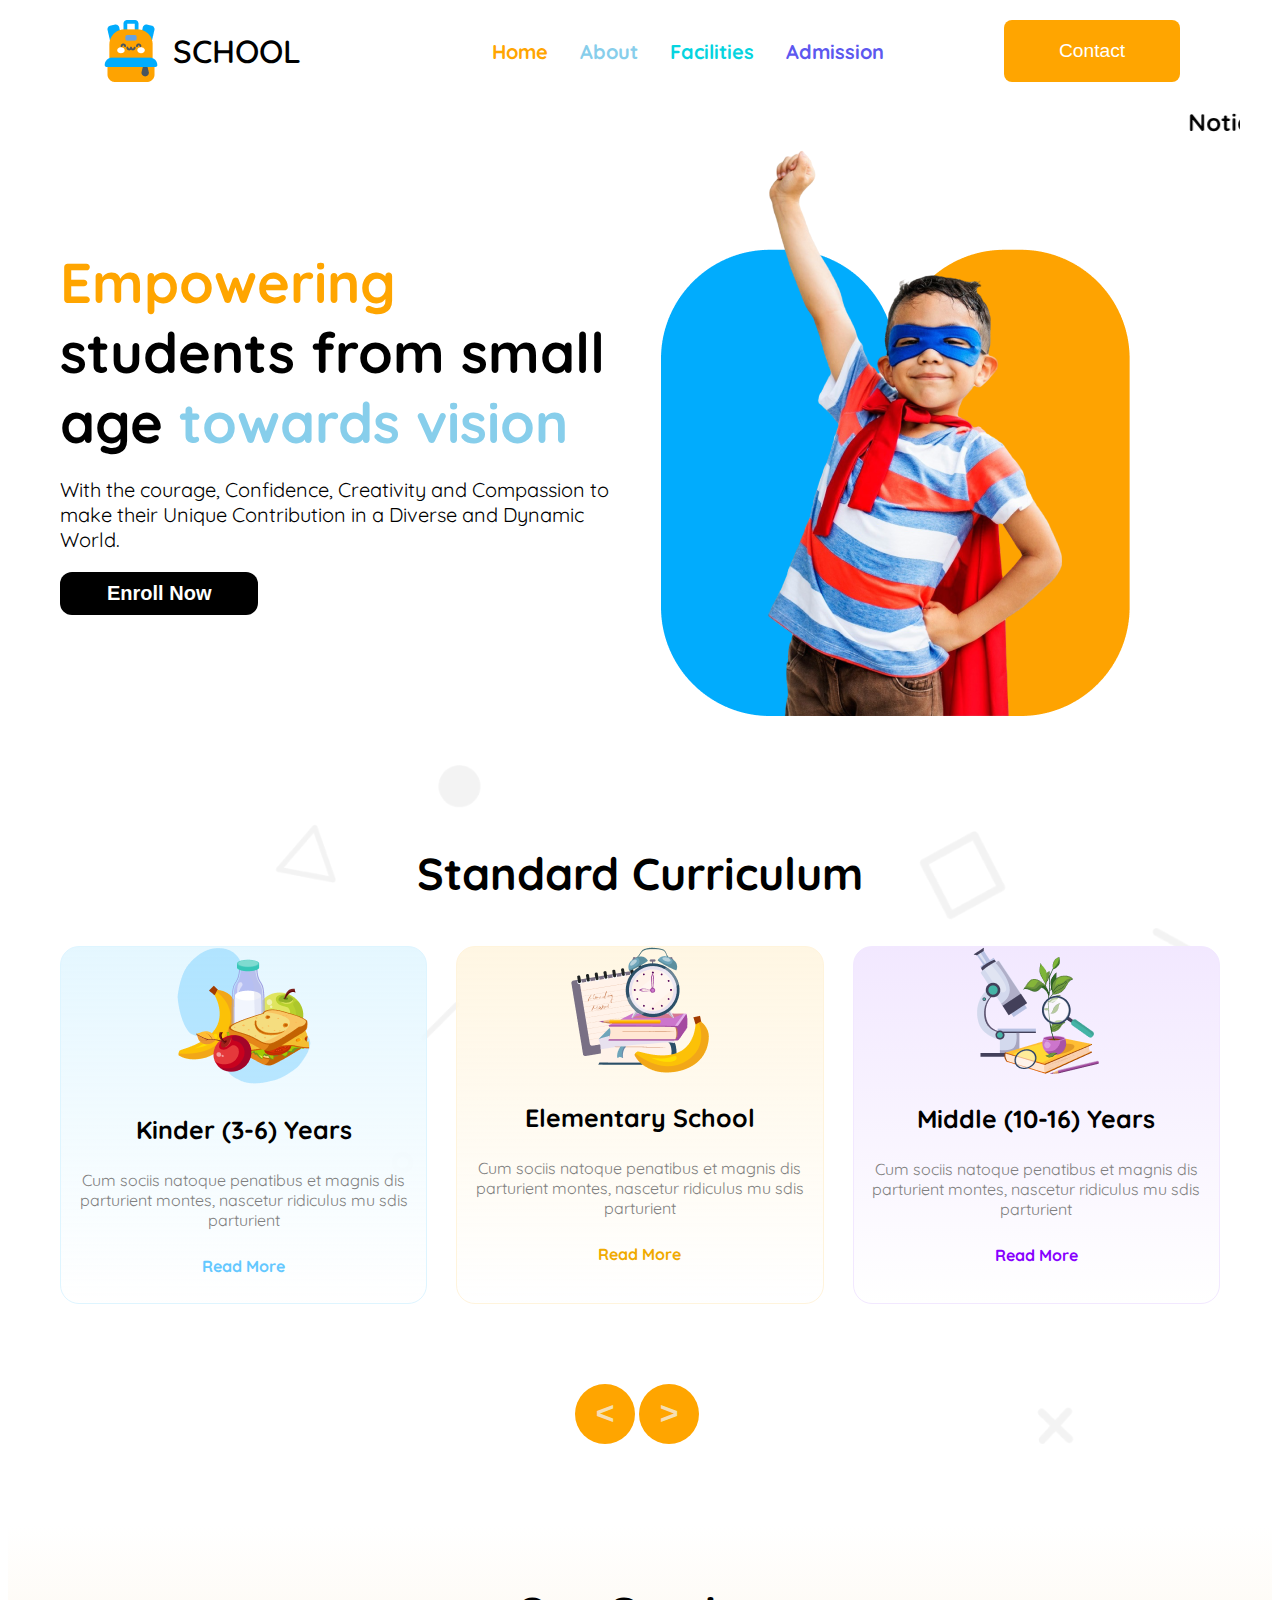
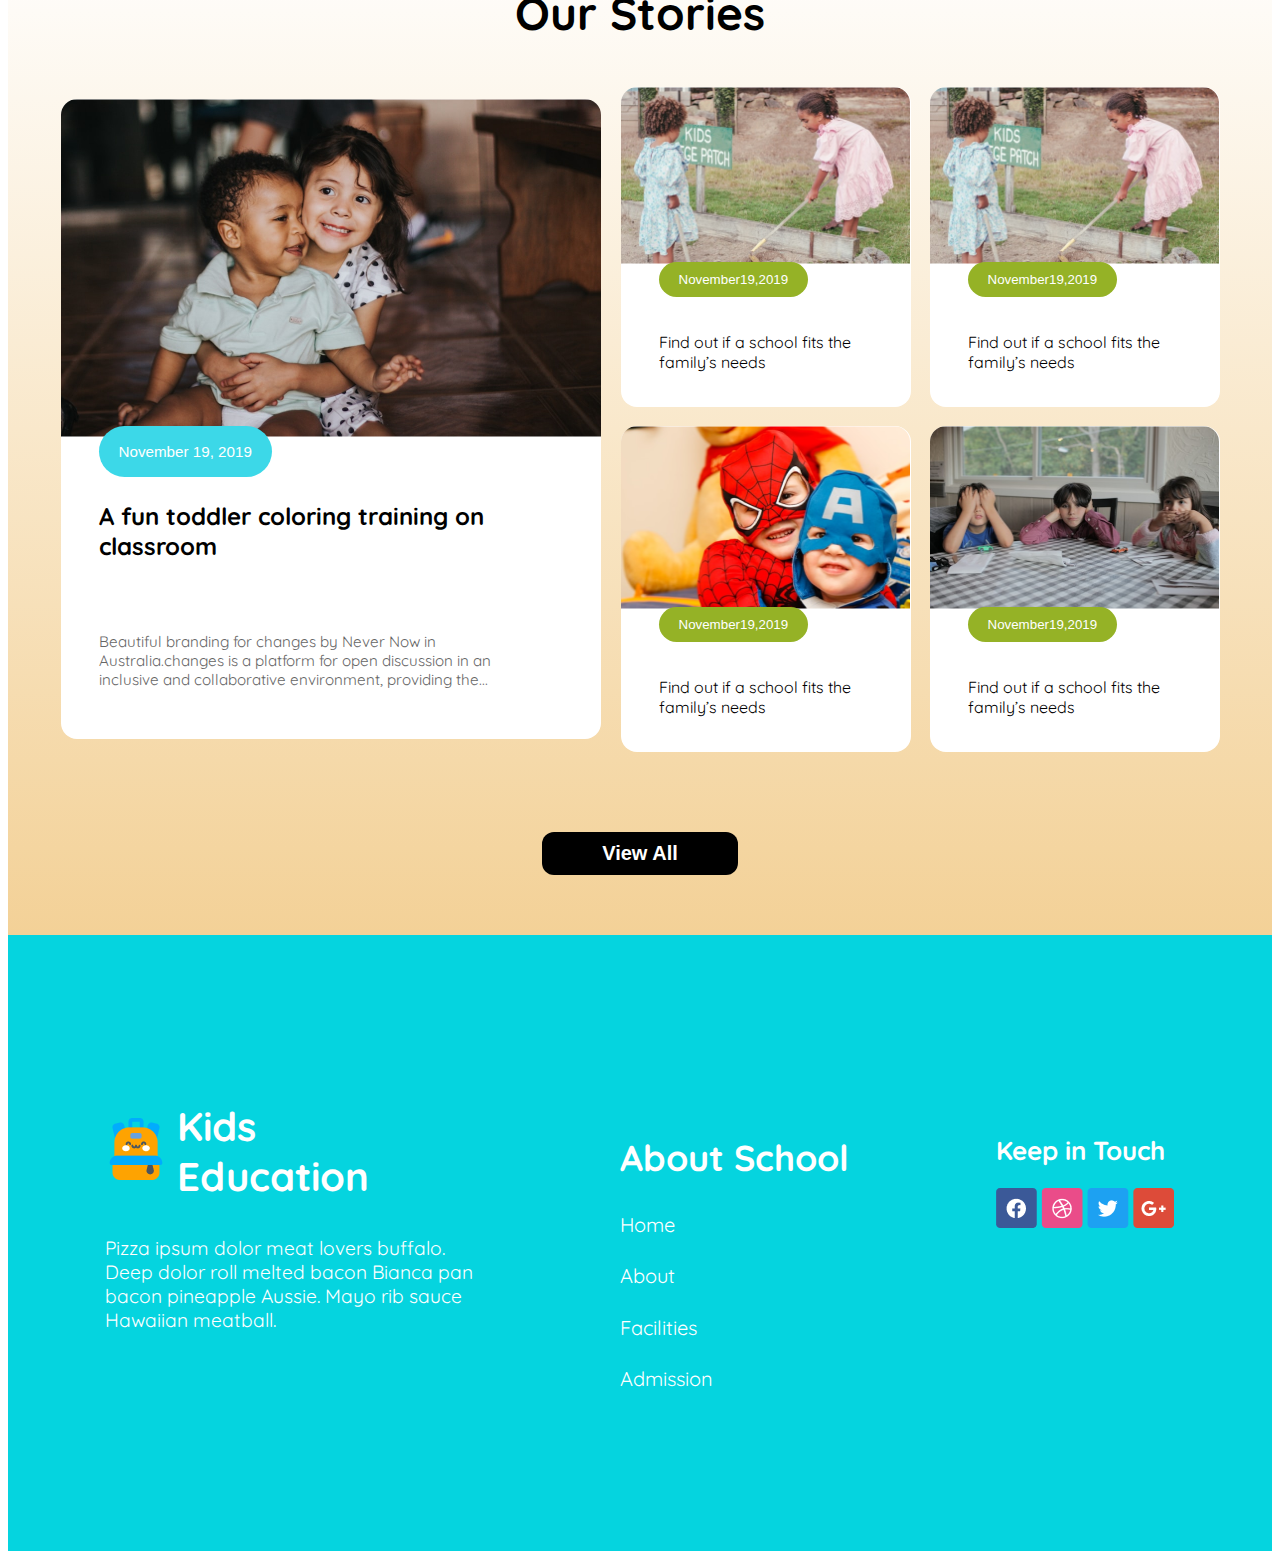
<file: index.html>
<!DOCTYPE html>
<html lang="en">
<head>
    <meta charset="UTF-8">
    <meta name="viewport" content="width=device-width, initial-scale=1.0">
    <title>Kids School</title>
    <link rel="stylesheet" href="Styles/index-styling.css">
</head>

<body class="quicksand-normal-font">

    <!-- Header Class Start Here -->

    <header class="max-width">
        
        <!-- Navigation Start Here -->

        <nav class="navbar display-flex">
            <div class="nav-logo display-flex">
                <img src="assets/logo.png" alt="">
                <div class="logo-title" >
                   
                    <span>SCHOOL</span>
                </div>

                <div class="hermburg-icon">
                    <img src="assets/bars-solid.svg" alt="">
                </div>

            </div> 
            <div class="nav-menu-btn display-flex">
                
            <div class="nav-menu ">
                <ul class="nav-links display-flex ">
                    <li><a href="" class="menu-link1 primary-txt-clr">Home</a></li>
                    <li><a href="" class="menu-link2">About</a></li>
                    <li><a href="" class="menu-link3">Facilities</a></li>
                    <li><a href="" class="menu-link4">Admission</a></li>
                </ul>

            </div>
          
            </div>
            <button class="nav-btn">Contact</button>
        </nav>

        <marquee class="marque">
            <span class="mnotice">Notice:</span> <span class="mr-massage">Admissions for the new session are open! Click to Apply now.</span>
        </marquee>


        <!-- Navigation End Here -->


        <!-- Banner Start Here -->
         <banner class="banner display-flex">
            <div class="banner-text">
                <span class="banner-title"><span class="em primary-txt-clr">Empowering</span><br>
                    students from small <br>age <span class="tv">towards vision</span></span>
                    <p class="banner-description">With the courage, Confidence, Creativity and Compassion to make their Unique Contribution in a Diverse and Dynamic World.</p>
                <button class="primary-btn">Enroll Now</button>
            </div>
            <div class="banner-img">
                <img src="assets/hero-kids.png" alt="">
            </div>

         </banner>

        </header>
        <!-- Banner End Here -->

        <!-- Main Section Start Here -->
        <main class="main">
            <section class="main-card-section">
                <h3 class="main-title">
                    Standard Curriculum
                </h3>
    
                <!-- Main Card Section Main Card Section Main Card Section Main Card Section -->
                <div class="main-card display-flex">
                    <div class="card-1">
                        <div class="card-icon">
                            <img src="assets/kinder.png" alt="">
                        </div>
                        <h3 class="card-title">Kinder (3-6) Years</h3>
                        <p class="card-description">Cum sociis natoque penatibus et magnis
                            dis parturient montes, nascetur ridiculus
                            mu sdis parturient</p>
                        <h5 class="card-more1">Read More</h5>
                    </div>
                    <div class="card-2">
    
                        <div class="card-icon">
                            <img src="assets/elementary.png" alt="">
                        </div>
    
                        <h3 class="card-title">Elementary School</h3>
                        <p class="card-description">Cum sociis natoque penatibus et magnis
                            dis parturient montes, nascetur ridiculus
                            mu sdis parturient</p>
                        <h5 class="card-more2">Read More</h5>
                    </div>
                    <div class="card-3">
                        <div class="card-icon">
                            <img src="assets/middle.png" alt="">
                        </div>
                        <h3 class="card-title">Middle (10-16) Years</h3>
                        <p class="card-description">Cum sociis natoque penatibus et magnis
                            dis parturient montes, nascetur ridiculus
                            mu sdis parturient</p>
                        <h5 class="card-more3">Read More</h5>
                    </div>
    
                </div>
    
                <div class="main-angle-btn">
                    <button class="less-then">&lt</button>
                    <button class="gtr-then">&gt</button>
                </div>
            </section> 
        </main>

        <!-- our Stories Start here our Stories Start here our Stories Start here our Stories Start here -->
        <section class="main-story-section">
            <h3 class="story-title">Our Stories</h3>

            <!-- Total Story Using Flex -->
             <div class="our-story display-flex">
                <!-- Our Story Left Side -->
                <div class="our-story-left">
                <div class="img-story">
                    <img src="assets/story-1.png" alt="">
                    
                </div>
                <button class="left-side-btn">November 19, 2019</button>
                    <h3 class="left-side-story-title">A fun toddler coloring training on
                        classroom</h3>

                        <p class="left-side-story-description">
                            Beautiful branding for changes by Never Now in Australia.changes is a platform for open discussion in an inclusive and collaborative environment, providing the...
                        </p>
                
                
                 </div>
             <!-- Right Side Using Grid -->
             <div class="our-story-right">
                <div class="sub-story">
                    <div class="substory-img">
                        <img src="assets/story-2.png" alt="">
                    </div>
                    <button class="sub-story-btn">November19,2019</button>
                    <div class="sub-story-text">
                        <p class="sub-story-title">
                            Find out if a school fits the family’s needs
                        </p>
                    </div>
                </div>
                <div class="sub-story">
                    <div class="substory-img">
                        <img src="assets/story-2.png" alt="">
                    </div>
                    <button class="sub-story-btn">November19,2019</button>
                    <div class="sub-story-text">
                        <p class="sub-story-title">
                            Find out if a school fits the family’s needs
                        </p>
                    </div>
                </div>
                <div class="sub-story">
                    <div class="substory-img">
                        <img src="assets/story-4.png" alt="">
                    </div>
                    <button class="sub-story-btn">November19,2019</button>
                    <div class="sub-story-text">
                        <p class="sub-story-title">
                            Find out if a school fits the family’s needs
                        </p>
                    </div>
                </div>
                <div class="sub-story">
                    <div class="substory-img">
                        <img src="assets/story-5.png" alt="">
                    </div>
                    <button class="sub-story-btn">November19,2019</button>
                    <div class="sub-story-text">
                        <p class="sub-story-title">
                            Find out if a school fits the family’s needs
                        </p>
                    </div>
                </div>

               

             </div>
             </div>
             <div class="view-all">
                <button class="view-all-btn">View All</button>
             </div>     
            

           </section>
<!-- Footer Section Footer Section Footer Section -->
          <footer class="main-footer">
            <div class="footr-top display-flex">
                
                 <div class="main-footer-logo-title-des ">

                <div class="main-section1 display-flex">
                    <div class="footer-logo">
                        <img src="assets/logo.png" alt="">
                    </div>
                    <div class="footer-title">
                        Kids Education
                    </div>
                </div>
                <p class="footer-description">
                    Pizza ipsum dolor meat lovers buffalo. <br>
                    Deep dolor roll melted bacon Bianca pan <br>
                    bacon pineapple Aussie. Mayo rib sauce <br>
                    Hawaiian meatball.
                </p>
                 </div>

<!-- About School Section About School About School -->
                 <div class="footer-section2">
                <div class="section-title">
                    <h2>About School</h2>
                </div>
                <div class="about-item">
                    <h4>Home</h4>
                    <h4>About</h4>
                    <h4>Facilities</h4>
                    <h4>Admission</h4>
                </div>
                 </div>

            <!-- Keep in Touch Section Keep In TouchSection -->
                 <div class="keep-in-touch-section">
        <div class="keep-in-touch">
            <div class="keep-title">
                <h2>Keep in Touch</h2>
            </div>
            <div class="keep-in-logo">
                <img src="assets/fb.png" alt="">
                <img src="assets/dribble.png" alt="">
                <img src="assets/twitter.png" alt="">
                <img src="assets/google+.png" alt="">
            </div>



        </div>
                 </div>

            </div>


          </footer>
        
    
</body>
</html>
</file>
<file: Styles/index-styling.css>
/* Added Font */
@import url('https://fonts.googleapis.com/css2?family=Quicksand:wght@300..700&display=swap');

.quicksand-normal-font {
  font-family: "Quicksand", serif;
  font-optical-sizing: auto;
  font-weight:400;
  font-style: normal;
}




/* Shared Styles Shared Style Shared Style Shared Style */    
.display-flex{
    display: flex;
}

.max-width{
    max-width: 1200px;
    margin: 0 auto;
}
.primary-txt-clr{
    color: orange;
}
.primary-bg-clr{
    background-color: orange;
}
.primary-btn{
    background-color:black;
    color:white;
    border-radius:12px;
    border: none;
    font-size:1.25rem ;
    font-weight:bold;
    padding: 10px 47px;
}


/* Navbar Related Styles Start Here */

.nav-menu ul>li{
    list-style: none;
}

.nav-menu a{
    text-decoration: none;
    margin-left: 32px;
}
.navbar{
    justify-content: space-around;
    margin-top: 20px;
    margin-bottom: 20px;
}
.nav-menu-btn{
    align-items: center;
   
}
.nav-btn{
    background-color: orange;
    border: none;
    border-radius: 8px;
    padding: 10px 55px;
    color: white;
    font-size: 1.2rem;
    font-weight:500;
}

/* Story Button Relater Shared Style Start Here */




.logo-title{
    font-size: 2rem;
    font-weight: 600;
    text-align: center;
}
.nav-logo{
    gap: 11px;
    align-items: center;
}

/* Anchor Menu Text Color Styling */

.menu-link1, .menu-link2, .menu-link3, .menu-link4{
    font-size:1.25rem;
    font-weight: bold;
    }
.menu-link2{
    color:skyblue ;
}
.menu-link3{
    color:#05D4DF ;
}
.menu-link4{
    color:#5D58EF;
}

.hermburg-icon{
    display: none;
    height: 30px;
    width: 30px;
}

/* Marque Related Style */
.marque{
    /* background-color: #05D4DF; */
    margin-top:5px;
}
.mnotice{
    font-size: 1.5rem;
    font-weight: bold;
}
.mr-massage{
    font-weight: bold;
    color: orange;
    font-size: 1.5rem;
}



/* Banner Related Style Start Here */
.banner{
    align-items: center;
    gap: 50px;
    max-width: 1160px;
    margin: 0 auto;
}
/* Banner Title related Styling */
.banner-title{
    font-size: 3.5rem;
    font-weight: bold;
}
.tv{
    color: skyblue;
}
.banner-description{
    color: black;
    font-size: 1.25rem;
    font-weight: 400;
}
.banner-img{
    width: 100%;
}


/* Main Section Related Style Start Here */
.main{
    background-image: url("../assets/bg.png");
    max-width: 1160px;
    margin: 0 auto;
    background-repeat: no-repeat;
    background-position:center;
    background-size: cover;


}
.main-card{
    gap: 29px;
    justify-content: center;
    max-width: 1160px;
}

.main-title{
    font-size:2.8rem;
    font-weight:bold;
    color:black;
    text-align: center;
    padding-top: 80px;
}
.card-1, .card-2, .card-3{
    border-radius:19px;
    text-align: center;
   
}
.card-1{
    background: linear-gradient(to bottom, #DEF5FFCC,#FFFFFFFF);
    border:1px solid #DEF5FF; 

}
.card-2{
    background: linear-gradient(to bottom, #FFF4DCCC,#FFFFFFFF);
    
    border: 1px solid #FFF4DC ;

}
.card-3{
    background: linear-gradient(to bottom,#F2E8FF,#FFFFFF);
    border: 1px solid #F2E8FF ;

}
.card-title{
    font-weight: bold;
    font-size: 1.56rem;
    color: black;
}
.card-description{
    font-weight: 400;
    font-size: 1rem;
    color: #808080;
}
.card-more1{
        color:#64C8FF ;
        font-size:1rem ;
        font-weight:bold;
        
}
.card-more2{
    color:#F0AA00 ;
    font-size:1rem ;
    font-weight:bold;
    
}
.card-more3{
    color:#8700FF ;
    font-size:1rem ;
    font-weight:bold;
    
}

.main-angle-btn{
    width: 130px;
    margin: 80px auto;
}

.less-then, .gtr-then{
    background-color: orange;
    height: 60px;
    width: 60px;
    padding: 17px, 20px;
    color: wheat;
    border: none;
    border-radius: 50%;
    font-size: 2rem;
    font-weight: bold;
}
/* Our Story Related Style  Our Story Related Style */

.main-story-section{
    margin-top: 60px;
    background-image: linear-gradient( #FFFFFF, #f3d197),url('../assets/bg.png');
    max-width: 100%;
}

.story-title{
    text-align: center;
    font-size:2.87rem;
    font-weight: bold;
    padding-top: 60px;
}
.our-story{
    justify-content: center;
    align-items: center;
    gap: 20px;
}

.our-story-left{
    border-radius: 16px;
    max-width: 540px;
    background-color: white;
}
.img-story img{
    border-top-left-radius:16px;
    border-top-right-radius:16px;
    width: 100%;
}
.left-side-story-title{
    font-size: 1.5rem;
    font-weight:bold;
    padding-left: 38px ;
    padding-right: 100px;
}
.left-side-story-description{
    font-size:0.95rem;
    font-weight:400;
    color: #666666;
    padding:  47px 100px 35px 38px;
}
.left-side-btn{
    background-color:#3CD8E8;
    border: none;
    border-radius: 48px;
    font-size: 0.95rem;
    font-weight:400;
    color: white;
    padding:17px 20px;
    margin-left: 38px;
    margin-top: -180px;
}

.our-story-right{
    display: grid;
    grid-template-columns: repeat(2, 1fr);
    gap: 19px;
}
.sub-story img{
    max-width: 100%;
    border-top-left-radius: 16px;
    border-top-right-radius: 16px;
}
.sub-story{

    max-width: 290px;
    border-radius: 16px;
    background-color: white;
}
.sub-story-btn{
    border-radius: 48px;
    border: none;
    background-color: #95B226;
    color: white;
    padding: 10px 20px;
    margin-left: 38px;
    margin-top: -100px;

}

.sub-story-title{
    padding: 19px 38px;
}

/* View- All Button Related Style  */
.view-all{
    display: flex;
    justify-content: center;

    margin-top: 80px;
   
}
.view-all-btn{
    background-color: black;
    padding: 10px 60px;
    color: white;
    border: none;
    border-radius: 12px;
    font-size: 1.25rem;
    font-weight:bold;
    margin-bottom: 60px;
   
}

/* Footer Section Related  */
.main-footer{
    background-color: #05D4DF;
}


.footr-top{
    width: 1070px;
    margin: 0 auto;
    align-items: center;
    justify-content: space-between;
}
.footer-title{
    color: white;
    font-size: 2.5rem;
    font-weight: bold;
    
}
.footer-description{
    color: white;
    font-size: 1.2rem;
    font-weight: 400;
    margin-bottom: 176px;
    
}

.main-section1{
    gap: 10px;
    width: 300px;
    margin-top: 123px;
    margin-bottom: 35px;
    align-items: center;
  
}
.section-title{
    color: white;
    font-size:1.5rem;
    font-weight:bold;
    /* border: 2px solid green; */
    margin-top:200px;
    margin-bottom: 32px;
}
.about-item h4{
    color: white;
    font-size:1.25rem;
    font-weight:400;
  
}
.about-item{
    margin-bottom:160px ;
}

.keep-in-touch{
    margin-top: -130px;
    /* border: 2px solid red; */
}
.keep-title h2{
    color: white;
    font-size: 1.62rem;
    font-weight:bold;
}





/* Responsive for Mobile Device */

@media screen and (max-width:576px) {
        .logo-title, .nav-menu-btn, .nav-menu, .nav-btn{
            display: none;
        }
        .hermburg-icon{
           display: inline-block;
           margin-left: 230px;
        }
        .navbar{
            border-bottom: 2px solid orange;
            margin: 0;
            padding: 15px;
            /* justify-content: end; */
            
        }

    .banner{
        flex-direction: column-reverse;
        margin:8px 16px 40px 16px;
    }
    .banner-img img{
        width: 100%;
        align-items: center;
    }
    .banner-text{
        text-align: center;
    }
.main{
    max-width: 100%;
}
    .main-card{
        flex-direction: column;
        justify-content: center;
        max-width:100%;
/
    }
    .main-title{
        font-size: 1.6rem;
        font-weight: bold;
    }
    .card-1, .card-2, .card-3{
        max-width: 357px;
        margin: 0 auto;
        padding: 22px 81px;
     
    }
    .main-angle-btn{
        display: none;
    }

/* Our Story Section Related Style */

    .our-story-left{
        display: none;
    }
    .our-story-right{
        grid-template-columns: repeat(2, 1fr);
        justify-content: center;
        gap: 5px;
        
    }

    /* View All Button Related Style */
    .view-all{
        align-items: center;
    }

/* Footer Related Style */
    .footr-top{
        flex-direction: column;
        max-width: 100%;
        /* align-items: center; */
        
    }
 
    }
  
    
    
}
</file>
